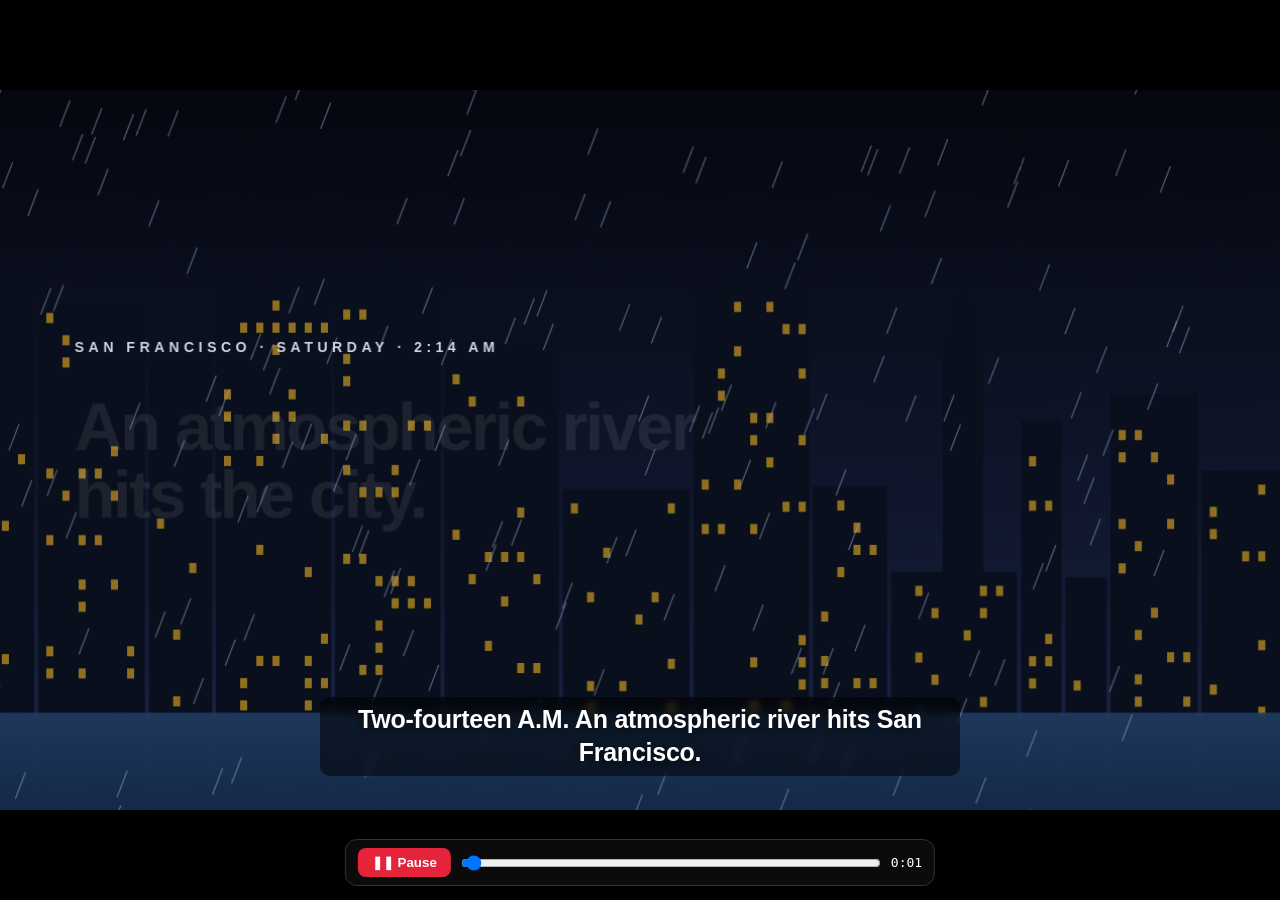
<file: video/demo.html>
<!doctype html>
<html lang="en">
<head>
<meta charset="utf-8">
<meta name="viewport" content="width=device-width,initial-scale=1">
<title>ReliefSync — Demo Film</title>
<style>
:root{--ink:#0b1220;--red:#e5243b;--orange:#ff6b3d;--amber:#f59e0b;--green:#16a34a;--blue:#2563eb;--sky:#0ea5e9;--violet:#7c3aed;--cyan:#0891b2;--muted:#94a3b8}
*{box-sizing:border-box;margin:0;padding:0}
html,body{height:100%;background:#000;color:#fff;font-family:"Inter","SF Pro Display",-apple-system,"Segoe UI",Roboto,Helvetica,Arial,sans-serif;overflow:hidden}
#wrap{position:fixed;inset:0;display:grid;place-items:center;background:#000}
#stage{position:relative;width:1280px;height:720px;overflow:hidden;background:#05070d;transform-origin:center}
.scene{position:absolute;inset:0;opacity:0;will-change:opacity,transform}
.abs{position:absolute}
.cap{position:absolute;left:50%;bottom:34px;transform:translateX(-50%);max-width:1000px;text-align:center;font-size:25px;font-weight:600;line-height:1.35;letter-spacing:-.01em;text-shadow:0 2px 12px #000c;opacity:0;padding:6px 16px;border-radius:10px;background:#0008;backdrop-filter:blur(4px)}
.kicker{font-size:14px;letter-spacing:.32em;text-transform:uppercase;color:#cbd5e1;font-weight:700}
.big{font-weight:900;letter-spacing:-.035em;line-height:1.02}
.mono{font-family:"JetBrains Mono","SF Mono",Menlo,Consolas,monospace}
.phone{position:absolute;width:300px;height:620px;border-radius:44px;background:#0b0f19;border:10px solid #1f2533;box-shadow:0 40px 80px #000a,0 0 0 1.5px #3a4256 inset;overflow:hidden}
.phone .scr{position:absolute;inset:0;border-radius:34px;overflow:hidden;background:#f5f6fa;color:var(--ink)}
.notch{position:absolute;left:50%;top:8px;transform:translateX(-50%);width:96px;height:26px;border-radius:14px;background:#000;z-index:9}
.chip{display:inline-flex;align-items:center;gap:6px;font-size:12px;font-weight:700;padding:4px 9px;border-radius:999px}
.trace{position:absolute;left:600px;top:118px;width:620px}
.tr{display:flex;gap:12px;align-items:flex-start;margin-bottom:11px;opacity:0;transform:translateY(8px)}
.tr .k{font-size:11px;font-weight:800;padding:3px 8px;border-radius:6px;min-width:84px;text-align:center;font-family:"JetBrains Mono",Menlo,monospace}
.tr .n{font-weight:800;font-size:15px;font-family:"JetBrains Mono",Menlo,monospace}
.tr .d{font-size:14px;color:#cbd5e1;margin-top:2px;line-height:1.35}
.card{background:#0f172a;border:1px solid #1e293b;border-radius:18px}
.uniq{position:absolute;width:280px;height:250px;padding:24px;border-radius:22px;background:linear-gradient(160deg,#111827,#0b1220);border:1px solid #233047;opacity:0}
.uniq .ic{width:52px;height:52px;border-radius:14px;display:grid;place-items:center;font-size:26px;margin-bottom:16px}
.uniq h3{font-size:22px;font-weight:850;letter-spacing:-.02em;margin-bottom:8px}
.uniq p{font-size:14.5px;color:#a5b4c8;line-height:1.45}
#ui{position:fixed;left:50%;bottom:14px;transform:translateX(-50%);display:flex;gap:10px;align-items:center;background:#111a;border:1px solid #333;padding:8px 12px;border-radius:12px;font:13px Inter,sans-serif;z-index:10;transition:opacity .4s}
#ui button{background:#e5243b;color:#fff;border:0;border-radius:8px;padding:7px 14px;font-weight:700;cursor:pointer}
#ui input{width:420px}
body.rec #ui{display:none}
body.idle #ui{opacity:0}
</style>
</head>
<body>
<div id="wrap"><div id="stage">

<!-- ============ S1: Cold open — storm over the city ============ -->
<div class="scene" id="s1">
  <svg class="abs" width="1280" height="720" viewBox="0 0 1280 720">
    <defs>
      <linearGradient id="sky1" x1="0" y1="0" x2="0" y2="1"><stop offset="0" stop-color="#05070f"/><stop offset=".7" stop-color="#121a33"/><stop offset="1" stop-color="#1c2747"/></linearGradient>
      <linearGradient id="water1" x1="0" y1="0" x2="0" y2="1"><stop offset="0" stop-color="#1e3a5f" stop-opacity=".95"/><stop offset="1" stop-color="#0b1730"/></linearGradient>
    </defs>
    <rect width="1280" height="720" fill="url(#sky1)"/>
    <rect id="flash" width="1280" height="720" fill="#c7d2fe" opacity="0"/>
    <g id="skyline" fill="#0a0f1d"></g>
    <g id="windows1"></g>
    <rect id="water1r" x="0" y="640" width="1280" height="200" fill="url(#water1)"/>
    <g id="rain1" stroke="#9fb4d8" stroke-opacity=".45" stroke-width="1.3"></g>
  </svg>
  <div class="abs" style="left:80px;top:250px">
    <div class="kicker" id="s1k" style="opacity:0">San Francisco · Saturday · 2:14 AM</div>
    <div class="big" id="s1t" style="font-size:66px;margin-top:14px;opacity:0">An atmospheric river<br>hits the city.</div>
    <div id="s1s" style="font-size:20px;color:#cbd5e1;margin-top:16px;opacity:0">Storm drains overflow. Power fails across SoMa.</div>
  </div>
</div>

<!-- ============ S2: Rosa's apartment ============ -->
<div class="scene" id="s2">
  <svg class="abs" width="1280" height="720" viewBox="0 0 1280 720" id="room"></svg>
  <div class="phone" id="p911" style="left:880px;top:60px;transform:scale(.82);transform-origin:top left">
    <div class="notch"></div>
    <div class="scr" style="background:#111;color:#fff;display:flex;flex-direction:column;align-items:center;padding-top:110px">
      <div style="font-size:15px;color:#9ca3af">calling</div>
      <div style="font-size:44px;font-weight:300;margin-top:6px">911</div>
      <div id="busy" style="margin-top:30px;font-size:16px;color:#fca5a5;font-weight:700;opacity:0;text-align:center;padding:0 20px">All lines are busy.<br><span style="color:#9ca3af;font-weight:500">Est. wait: 47 min</span></div>
      <div style="position:absolute;bottom:70px;width:64px;height:64px;border-radius:50%;background:#dc2626;display:grid;place-items:center;font-size:26px">✆</div>
    </div>
  </div>
</div>

<!-- ============ S3: The problem — help is close, but disconnected ============ -->
<div class="scene" id="s3">
  <svg class="abs" width="1280" height="720" viewBox="0 0 1280 720" id="map3"></svg>
  <div class="abs" style="left:70px;top:70px;width:520px">
    <div class="kicker" id="s3k" style="opacity:0;color:#fca5a5">The problem</div>
    <div class="big" id="s3t" style="font-size:52px;margin-top:12px;opacity:0">Help is <span style="color:#4ade80">0.5 miles</span> away.<br>Nobody connects it.</div>
    <div id="s3s" style="font-size:18px;color:#cbd5e1;margin-top:18px;line-height:1.5;opacity:0">In a disaster, 911 is overwhelmed. Neighbors with trucks, shelters with generators and people in danger sit on the same map with no dispatcher between them.</div>
  </div>
</div>

<!-- ============ S4: SOS ============ -->
<div class="scene" id="s4">
  <div class="abs" style="inset:0;background:radial-gradient(900px 600px at 30% 50%,#3a0610,#05070d)"></div>
  <div class="phone" id="p4" style="left:150px;top:50px">
    <div class="notch"></div>
    <div class="scr">
      <div id="p4map" style="position:absolute;inset:0"></div>
      <div style="position:absolute;left:12px;top:44px;background:#fff;border-radius:18px;padding:7px 12px;box-shadow:0 4px 14px #0002;display:flex;gap:8px;align-items:center">
        <div style="width:22px;height:22px;border-radius:7px;background:linear-gradient(135deg,#e5243b,#ff6b3d);display:grid;place-items:center"><div style="width:8px;height:8px;border-radius:50%;background:#fff"></div></div>
        <div><div style="font-weight:900;font-size:13px">Relief<span style="color:#e5243b">Sync</span></div><div style="font-size:9px;color:#5b6475">● Live · 5 responders ready</div></div>
      </div>
      <div style="position:absolute;left:0;right:0;bottom:0;height:290px;background:#fff;border-radius:24px 24px 0 0;box-shadow:0 -8px 24px #0002;padding:18px">
        <div style="width:36px;height:4px;border-radius:2px;background:#d5d9e3;margin:-6px auto 14px"></div>
        <div style="font-size:21px;font-weight:850;letter-spacing:-.02em">Need help?</div>
        <div style="font-size:11.5px;color:#5b6475;margin-top:4px;width:150px;line-height:1.4">Tap SOS and say what's happening and where.</div>
        <div id="sosbtn" style="position:absolute;right:22px;top:40px;width:96px;height:96px;border-radius:50%;background:radial-gradient(circle at 35% 30%,#ff6b7a,#e5243b 60%,#b0102a);display:grid;place-items:center;color:#fff;font-weight:900;letter-spacing:.12em;box-shadow:0 12px 30px #e5243b66">SOS</div>
        <div style="position:absolute;left:18px;right:18px;bottom:22px;display:flex;gap:6px;flex-wrap:wrap">
          <span class="chip" style="border:1px solid #d5d9e3">🫁 Oxygen / power</span><span class="chip" style="border:1px solid #d5d9e3">🌊 Trapped by water</span>
        </div>
      </div>
      <!-- recording overlay -->
      <div id="recov" style="position:absolute;inset:0;background:linear-gradient(#3a0610,#7a0e1f,#b3132b);opacity:0;color:#fff;padding:52px 22px">
        <div style="display:flex;justify-content:space-between;font-size:12px;font-weight:700"><span>● Listening</span><span class="mono" id="rect">0:00 / 0:30</span></div>
        <svg id="orb" width="256" height="210" viewBox="0 0 256 210" style="margin:22px 0 0 0"></svg>
        <div id="transcript" style="font-size:16.5px;line-height:1.45;font-weight:600;min-height:150px;text-align:center"></div>
      </div>
    </div>
  </div>
  <div class="abs" style="left:560px;top:180px;width:620px">
    <div class="kicker" id="s4k" style="opacity:0;color:#fda4af">One tap. One sentence.</div>
    <div class="big" id="s4t" style="font-size:56px;margin-top:12px;opacity:0">Rosa doesn't wait<br>on hold.</div>
    <div id="s4s" style="font-size:19px;color:#e2e8f0;margin-top:18px;line-height:1.5;opacity:0">She opens ReliefSync and just talks. Speech is transcribed on-device, so it works even when the network is failing. No data? It queues offline or goes out as a plain SMS.</div>
  </div>
</div>

<!-- ============ S5: Agent Operations Room ============ -->
<div class="scene" id="s5">
  <div class="abs" style="inset:0;background:radial-gradient(1000px 600px at 70% 30%,#13204a,#05070d)"></div>
  <div class="abs" style="left:60px;top:44px"><div class="kicker" style="color:#93c5fd">Agent Operations Room · live</div></div>
  <div class="abs mono" id="clock5" style="right:60px;top:38px;font-size:30px;font-weight:800;color:#4ade80">0.0s</div>
  <svg class="abs" id="map5" width="520" height="540" viewBox="0 0 520 540" style="left:50px;top:110px;border-radius:22px;overflow:hidden"></svg>
  <div class="abs" style="left:600px;top:100px;width:640px;height:470px;overflow:hidden"><div class="trace" id="trace5" style="left:0;top:0"></div></div>
</div>

<!-- ============ S6: Maya gets the call ============ -->
<div class="scene" id="s6">
  <svg class="abs" width="1280" height="720" viewBox="0 0 1280 720" id="maya"></svg>
  <div class="phone" id="p6" style="left:860px;top:50px;transform:rotate(0deg)">
    <div class="notch"></div>
    <div class="scr" style="padding:52px 16px 16px;background:#f5f6fa">
      <div style="font-size:11px;font-weight:800;letter-spacing:.12em;color:#5b6475">RESPOND</div>
      <div style="margin-top:10px;background:#fff;border:2px solid #e5243b;border-radius:20px;padding:16px">
        <div style="display:flex;justify-content:space-between;align-items:center">
          <span class="chip" style="background:#e5243b1f;color:#e5243b">INCOMING DISPATCH</span>
          <svg width="46" height="46" viewBox="0 0 46 46"><circle cx="23" cy="23" r="19" fill="none" stroke="#e6e8ef" stroke-width="4"/><circle id="ring6" cx="23" cy="23" r="19" fill="none" stroke="#e5243b" stroke-width="4" stroke-linecap="round" stroke-dasharray="119.4" transform="rotate(-90 23 23)"/><text id="secs6" x="23" y="28" text-anchor="middle" font-size="13" font-weight="900" fill="#0b1220">180</text></svg>
        </div>
        <div style="font-size:19px;font-weight:850;margin-top:8px;letter-spacing:-.02em">Someone nearby needs you</div>
        <div style="font-size:12.5px;color:#5b6475;margin-top:8px;line-height:1.45"><b style="color:#e5243b">P0 emergency</b> · 0.5 mi away at 12th St near St. Jude's. Oxygen concentrator losing power. <b>Pick up Portable Power Station</b> at Eastside Community Center.</div>
        <div style="display:flex;gap:8px;margin-top:14px">
          <div style="flex:1;border:1px solid #d5d9e3;border-radius:12px;text-align:center;padding:12px;font-weight:700">Pass</div>
          <div id="acc6" style="flex:1.6;background:#16a34a;color:#fff;border-radius:12px;text-align:center;padding:12px;font-weight:850">Accept &amp; go</div>
        </div>
      </div>
      <div id="mission6" style="margin-top:12px;background:#0b1220;color:#fff;border-radius:20px;padding:16px;opacity:0">
        <div style="font-size:10px;letter-spacing:.14em;color:#98a1b3;font-weight:800">ACTIVE MISSION</div>
        <div style="display:flex;justify-content:space-between;align-items:end"><div style="font-size:16px;font-weight:850">12th St near St. Jude's</div><div style="font-size:30px;font-weight:900">8<span style="font-size:11px;color:#98a1b3"> min</span></div></div>
        <div style="font-size:12px;margin-top:8px;line-height:1.7;color:#e2e8f0">① Pick up Power Station 500Wh<br>② Deliver to caller · POWER P0<br><span style="color:#fbbf24">⚠ Market St flooded, route avoids it</span></div>
      </div>
    </div>
  </div>
  <div class="abs" style="left:70px;top:110px;width:600px">
    <div class="kicker" id="s6k" style="opacity:0;color:#86efac">Maya Chen · volunteer · 0.5 mi away</div>
    <div class="big" id="s6t" style="font-size:54px;margin-top:12px;opacity:0">The right neighbor.<br>The right supplies.</div>
    <div id="s6s" style="font-size:18.5px;color:#e2e8f0;margin-top:16px;line-height:1.5;opacity:0">Maya has a 4×4 and a CPR certificate. ReliefSync knows she's the fastest by road, and that the closest power station is on her way.</div>
  </div>
</div>

<!-- ============ S7: Live tracking ============ -->
<div class="scene" id="s7">
  <svg class="abs" id="map7" width="1280" height="720" viewBox="0 0 1280 720"></svg>
  <div class="phone" id="p7" style="left:930px;top:60px;transform:scale(.88);transform-origin:top left">
    <div class="notch"></div>
    <div class="scr" style="background:#e9e5dc">
      <svg id="p7map" width="280" height="600" viewBox="0 0 280 600" style="position:absolute;inset:0"></svg>
      <div style="position:absolute;left:10px;right:10px;bottom:12px;border-radius:22px;padding:16px;color:#fff;background:linear-gradient(135deg,#1d4ed8,#2563eb,#0ea5e9);box-shadow:0 10px 30px #1d4ed855">
        <div style="display:flex;justify-content:space-between">
          <div><span class="chip" style="background:#ffffff26;color:#ffd1d6">P0</span> <span style="font-size:11px;opacity:.85">Power</span>
            <div style="font-size:19px;font-weight:850;margin-top:4px;letter-spacing:-.02em">Help is on the way</div>
            <div style="font-size:11px;opacity:.85">Maya is driving a flood-safe route</div></div>
          <div style="text-align:center"><div id="eta7" style="font-size:42px;font-weight:900;line-height:1">8</div><div style="font-size:10px;font-weight:800;opacity:.85">min</div></div>
        </div>
        <div style="display:flex;gap:5px;margin-top:12px"><i style="flex:1;height:4px;border-radius:2px;background:#fff"></i><i style="flex:1;height:4px;border-radius:2px;background:#fff"></i><i style="flex:1;height:4px;border-radius:2px;background:#ffffff40;overflow:hidden"><b id="prog7" style="display:block;height:100%;width:0;background:#fff"></b></i><i style="flex:1;height:4px;border-radius:2px;background:#ffffff40"></i></div>
        <div style="display:flex;gap:10px;align-items:center;margin-top:12px;background:#ffffff26;border-radius:14px;padding:8px">
          <div style="width:34px;height:34px;border-radius:50%;background:#fff;color:#2563eb;display:grid;place-items:center;font-weight:900;font-size:13px">MC</div>
          <div style="flex:1;font-size:11px"><b style="font-size:13px">Maya Chen</b><br><span style="opacity:.85">4×4 truck · bringing power</span></div>
          <div style="text-align:right;font-size:9px;opacity:.8">CODE<br><b class="mono" style="font-size:13px;opacity:1">RS-4821</b></div>
        </div>
      </div>
    </div>
  </div>
  <div class="abs card" id="stat7" style="left:40px;top:40px;padding:16px 20px;background:#0b1220ee;opacity:0">
    <div class="kicker" style="font-size:11px;color:#93c5fd">Optimized on real roads</div>
    <div style="display:flex;gap:26px;margin-top:8px;align-items:end">
      <div><div style="font-size:12px;color:#94a3b8">nearest-by-air plan</div><div style="font-size:28px;font-weight:900;color:#64748b;text-decoration:line-through">2.8 mi</div></div>
      <div><div style="font-size:12px;color:#94a3b8">ReliefSync plan</div><div style="font-size:28px;font-weight:900;color:#4ade80">1.4 mi</div></div>
      <div><div style="font-size:12px;color:#94a3b8">flood zones crossed</div><div style="font-size:28px;font-weight:900;color:#fff">0</div></div>
    </div>
  </div>
</div>

<!-- ============ S8: Arrival ============ -->
<div class="scene" id="s8">
  <svg class="abs" width="1280" height="720" viewBox="0 0 1280 720" id="arrive"></svg>
  <div class="abs" style="left:760px;top:150px;width:470px">
    <div class="kicker" id="s8k" style="opacity:0;color:#86efac">2:23 AM · 9 minutes after the SOS</div>
    <div class="big" id="s8t" style="font-size:54px;margin-top:12px;opacity:0">Power restored.<br>Code verified.</div>
    <div id="s8s" style="font-size:18.5px;color:#e2e8f0;margin-top:16px;line-height:1.5;opacity:0">Rosa's mother is breathing easy. The moment the delivery is confirmed, her address and medical details are erased from ReliefSync.</div>
  </div>
</div>

<!-- ============ S9: Why it's unique ============ -->
<div class="scene" id="s9">
  <div class="abs" style="inset:0;background:radial-gradient(1100px 600px at 50% 0%,#1a1030,#05070d)"></div>
  <div class="abs" style="left:0;right:0;top:56px;text-align:center">
    <div class="kicker" style="color:#c4b5fd">Why ReliefSync is different</div>
    <div class="big" style="font-size:46px;margin-top:10px">Not a bulletin board. An autonomous dispatcher.</div>
  </div>
  <div class="uniq" id="u1" style="left:40px;top:220px"><div class="ic" style="background:#7c3aed33">🧠</div><h3>Agents you can watch</h3><p>Every thought, tool call and action streams live. Judges, coordinators and responders see exactly why each decision was made.</p></div>
  <div class="uniq" id="u2" style="left:340px;top:220px"><div class="ic" style="background:#2563eb33">🧭</div><h3>Joint road optimization</h3><p>Volunteer and pickup are chosen together by real road time, routed around hazards. 51% shorter trips in our demo.</p></div>
  <div class="uniq" id="u3" style="left:640px;top:220px"><div class="ic" style="background:#f59e0b33">📶</div><h3>Built for broken networks</h3><p>On-device speech, an offline queue that auto-syncs, and SMS commands (HELP, STATUS, YES) when data is down.</p></div>
  <div class="uniq" id="u4" style="left:940px;top:220px"><div class="ic" style="background:#16a34a33">🔒</div><h3>Safe by design</h3><p>Prompt-injection guardrails on every message. Personal data erased once an incident is resolved. Escalates to 911 if no one accepts.</p></div>
  <div class="abs" id="stats9" style="left:0;right:0;top:520px;display:flex;justify-content:center;gap:70px;opacity:0">
    <div style="text-align:center"><div class="big" style="font-size:48px;color:#4ade80">~6s</div><div style="color:#94a3b8;font-size:14px">SOS → volunteer alert</div></div>
    <div style="text-align:center"><div class="big" style="font-size:48px;color:#60a5fa">0</div><div style="color:#94a3b8;font-size:14px">human dispatchers</div></div>
    <div style="text-align:center"><div class="big" style="font-size:48px;color:#fbbf24">2</div><div style="color:#94a3b8;font-size:14px">apps: Android + web ops room</div></div>
  </div>
</div>

<!-- ============ S10: End card ============ -->
<div class="scene" id="s10">
  <div class="abs" style="inset:0;background:radial-gradient(800px 500px at 50% 45%,#2a0710,#05070d)"></div>
  <div class="abs" style="left:0;right:0;top:220px;text-align:center">
    <div id="logo10" style="display:inline-flex;align-items:center;gap:18px">
      <div style="width:86px;height:86px;border-radius:24px;background:conic-gradient(from 210deg,#e5243b,#ff6b3d,#f59e0b,#e5243b);display:grid;place-items:center;box-shadow:0 0 60px #e5243b66"><div style="width:30px;height:30px;border-radius:50%;background:#fff;box-shadow:0 0 0 9px #ffffff33"></div></div>
      <div class="big" style="font-size:84px">Relief<span style="color:#e5243b">Sync</span></div>
    </div>
    <div id="tag10" style="font-size:28px;color:#e2e8f0;margin-top:26px;font-weight:600;opacity:0">Every call for help: understood, matched, answered. In seconds.</div>
    <div id="url10" class="mono" style="font-size:16px;color:#94a3b8;margin-top:22px;opacity:0">github.com/spark-forge-labs/reliefsync</div>
  </div>
</div>

<div class="cap" id="cap"></div>
</div></div>

<audio id="music" src="reliefsync-soundtrack.m4a" preload="auto"></audio>
<div id="ui"><button id="play">▶ Play</button><input id="scrub" type="range" min="0" max="90" step="0.05" value="0"><span id="tc" class="mono">0:00</span></div>

<script>
/* =====================================================================
   ReliefSync — 2:00 demo film. Fully time-driven: render(t) draws any
   moment deterministically (used for both live playback and MP4 export).
   ===================================================================== */
const D = 90;          // output runtime (s)
const SRC_D = 120;     // authored timeline (s)
// piecewise time-remap: output time -> authored time (tighter pacing per scene)
const KNOTS = [[0,0],[6,8],[15,20],[22,30],[30,40],[50,68],[59,80],[74,100],[81,110],[86.5,116],[90,120]];
function remap(T){ for(let i=1;i<KNOTS.length;i++){ const [a,sa]=KNOTS[i-1],[b,sb]=KNOTS[i]; if(T<=b) return sa+(sb-sa)*(T-a)/(b-a); } return SRC_D; }
const $ = (id) => document.getElementById(id);
const clamp = (x, a = 0, b = 1) => Math.max(a, Math.min(b, x));
const ease = (x) => { x = clamp(x); return x < .5 ? 4 * x * x * x : 1 - Math.pow(-2 * x + 2, 3) / 2; };
const eo = (x) => 1 - Math.pow(1 - clamp(x), 3);
const span = (t, a, b) => clamp((t - a) / (b - a));
const NS = "http://www.w3.org/2000/svg";
function svg(parent, tag, attrs = {}, html) { const e = document.createElementNS(NS, tag); for (const k in attrs) e.setAttribute(k, attrs[k]); if (html != null) e.innerHTML = html; parent.appendChild(e); return e; }
function prng(seed) { let s = seed; return () => (s = (s * 16807) % 2147483647) / 2147483647; }

/* ---------- scenes timeline ---------- */
const SC = [
  ["s1", 0, 8.4], ["s2", 8, 20.4], ["s3", 20, 30.4], ["s4", 30, 40.4], ["s5", 40, 68.4],
  ["s6", 68, 80.4], ["s7", 80, 100.4], ["s8", 100, 110.4], ["s9", 110, 116.4], ["s10", 116, 120],
];
const CAPS_OUT = [[0.6, 5.295999999999999, "Two-fourteen A.M. An atmospheric river hits San Francisco."], [6.4, 14.018666666666666, "Rosa's mother depends on an oxygen concentrator. The battery is at ten percent. And nine-one-one... is busy."], [15.0, 22.4, "In a disaster, help is often just blocks away. A neighbor with a truck. A shelter with generators. Nothing connects them."], [22.5, 26.8, "So Rosa doesn't wait on hold. She opens ReliefSync, and just talks."], [26.9, 30.1, "“Water is coming into our living room on 12th Street near St. Jude's church! My mother's oxygen is at 10%!”"], [30.25, 35.3, "Instantly, a team of AI agents goes to work, and shows its reasoning, live."], [35.6, 40.6, "It understands the emergency, rates it life-threatening, and pinpoints her address."], [41.2, 48.797333333333334, "It finds a power station nearby, then picks the best volunteer and pickup together, on real roads, around the flood."], [50.3, 55.8, "Six seconds after the SOS, Maya's phone buzzes. No dispatcher. One tap."], [56.4, 58.088, "She's on her way."], [59.6, 67.4, "Everyone sees the same live picture. The pickup. The detour. The E.T.A. Half the distance of the obvious route."], [67.9, 73.8, "And if Maya couldn't go, ReliefSync would ask the next neighbor, then call nine-one-one itself."], [74.6, 79.87199999999999, "Nine minutes later, power is restored. And Rosa's personal data? Erased."], [81.2, 86.13066666666667, "ReliefSync. Autonomous. Transparent. Built for broken networks."], [86.8, 89.6, "Every call for help, answered in seconds."]];
const CAPS_SRC_UNUSED = [
  [1.5, 7.5, ""],
  [9, 13.5, "Rosa's mother depends on an oxygen concentrator. The battery is at 10%."],
  [14, 19.5, "Rosa calls 911. Every line is busy."],
  [20.5, 29.5, ""],
  [30.5, 34, ""],
  [34, 39.8, "“Water is coming into our living room on 12th Street near St. Jude's church! My mother's oxygen concentrator battery is down to 10%!”"],
  [40.5, 46, "Instantly, a team of AI agents goes to work, and shows its reasoning live."],
  [46, 54, "It extracts the need, rates it P0 life-threatening, and pinpoints the address."],
  [54, 61, "It finds power stations in community inventory, then optimizes volunteer + pickup together on real roads."],
  [61, 67.8, "Market St is flooded. The route avoids it. A volunteer is texted in 6 seconds. No dispatcher."],
  [68.5, 79.8, "Maya accepts with one tap. If she couldn't, ReliefSync would try the next volunteer, then 911."],
  [80.5, 89, "Everyone sees the same live picture: the pickup, the detour, the ETA."],
  [89, 99.8, "Rosa watches help arrive in real time, with a code to verify the right person is at her door."],
  [100.5, 109.8, ""],
  [110.3, 116, ""],
  [116.5, 120, ""],
];

/* ---------- reusable art ---------- */
function person(o) {
  // flat illustrated person, origin = feet center. o: {x,y,s,skin,hair,shirt,pants,hairStyle,face}
  const s = o.s || 1, g = `<g transform="translate(${o.x},${o.y}) scale(${s})">`;
  const hair = o.hairStyle === "bun"
    ? `<circle cx="0" cy="-208" r="17" fill="${o.hair}"/><path d="M-27,-170 Q-30,-205 0,-205 Q30,-205 27,-170 Q20,-188 0,-190 Q-20,-188 -27,-170Z" fill="${o.hair}"/>`
    : o.hairStyle === "long"
      ? `<path d="M-28,-170 Q-30,-208 0,-208 Q30,-208 28,-170 Q22,-192 0,-194 Q-22,-192 -28,-170Z" fill="${o.hair}"/>`
      : o.hairStyle === "grey"
        ? `<path d="M-28,-168 Q-30,-204 0,-204 Q30,-204 28,-168 Q26,-186 0,-188 Q-26,-186 -28,-168Z" fill="${o.hair}"/><path d="M-28,-168 Q-34,-150 -26,-140" stroke="${o.hair}" stroke-width="8" fill="none"/>`
        : `<path d="M-28,-168 Q-28,-206 0,-206 Q28,-206 28,-168 Q24,-190 0,-192 Q-24,-190 -28,-168Z" fill="${o.hair}"/>`;
  const back = o.hairStyle === "long" ? `<path d="M-32,-170 Q-36,-212 0,-212 Q36,-212 32,-170 L36,-112 Q0,-104 -36,-112Z" fill="${o.hair}"/>` : "";
  return `${g}
    <ellipse cx="0" cy="2" rx="46" ry="8" fill="#000" opacity=".25"/>${back}
    <rect x="-24" y="-92" width="20" height="92" rx="9" fill="${o.pants}"/><rect x="4" y="-92" width="20" height="92" rx="9" fill="${o.pants}"/>
    <path d="M-36,-90 Q-40,-150 -26,-152 L26,-152 Q40,-150 36,-90Z" fill="${o.shirt}"/>
    <rect x="-8" y="-162" width="16" height="14" rx="5" fill="${o.skin}"/>
    <ellipse cx="0" cy="-178" rx="26" ry="28" fill="${o.skin}"/>
    ${hair}
    <circle cx="-9" cy="-178" r="2.6" fill="#1f2937"/><circle cx="9" cy="-178" r="2.6" fill="#1f2937"/>
    <path d="${o.face === "worried" ? "M-8,-160 Q0,-166 8,-160" : "M-8,-163 Q0,-157 8,-163"}" stroke="#7c2d12" stroke-width="2.4" fill="none" stroke-linecap="round"/>
    ${o.face === "worried" ? '<path d="M-15,-190 L-4,-187 M15,-190 L4,-187" stroke="#1f2937" stroke-width="2.2" stroke-linecap="round"/>' : ""}
  </g>`;
}

/* ---------- S1 build ---------- */
(function () {
  const r = prng(7), sk = $("skyline"), w = $("windows1");
  let x = 0;
  while (x < 1280) {
    const bw = 40 + r() * 90, bh = 140 + r() * 330;
    svg(sk, "rect", { x, y: 640 - bh, width: bw, height: bh + 80 });
    for (let yy = 640 - bh + 14; yy < 620; yy += 22) for (let xx = x + 8; xx < x + bw - 10; xx += 16)
      if (r() < 0.18) svg(w, "rect", { x: xx, y: yy, width: 7, height: 10, fill: "#fbbf24", opacity: .55, class: "win" });
    x += bw + 4;
  }
  svg(sk, "path", { d: "M940,640 L940,250 L960,180 L980,250 L980,640Z" }); // tower
  const rain = $("rain1"), rr = prng(3);
  for (let i = 0; i < 220; i++) { const lx = rr() * 1400 - 60, ly = rr() * 760; svg(rain, "line", { x1: lx, y1: ly, x2: lx - 10, y2: ly + 26, "data-o": rr() }); }
})();

/* ---------- S2: apartment ---------- */
(function () {
  const g = $("room");
  g.innerHTML = `
  <defs><linearGradient id="wall" x1="0" y1="0" x2="0" y2="1"><stop offset="0" stop-color="#1b2236"/><stop offset="1" stop-color="#121829"/></linearGradient>
  <linearGradient id="wat2" x1="0" y1="0" x2="0" y2="1"><stop offset="0" stop-color="#3b82f6" stop-opacity=".55"/><stop offset="1" stop-color="#1e3a8a" stop-opacity=".85"/></linearGradient>
  <radialGradient id="lamp" cx=".5" cy=".5" r=".5"><stop offset="0" stop-color="#fbbf24" stop-opacity=".35"/><stop offset="1" stop-color="#fbbf24" stop-opacity="0"/></radialGradient></defs>
  <rect width="1280" height="720" fill="url(#wall)"/>
  <rect x="80" y="80" width="300" height="220" rx="6" fill="#0b1020" stroke="#2b3550" stroke-width="10"/>
  <g id="rain2" stroke="#93c5fd" stroke-opacity=".35"></g>
  <circle cx="620" cy="250" r="260" fill="url(#lamp)" id="lampglow"/>
  <rect x="0" y="560" width="1280" height="160" fill="#2a2018"/>
  <!-- couch -->
  <rect x="170" y="420" width="420" height="120" rx="26" fill="#6b4f3a"/><rect x="150" y="440" width="60" height="110" rx="20" fill="#5c4331"/><rect x="550" y="440" width="60" height="110" rx="20" fill="#5c4331"/>
  <rect x="190" y="370" width="380" height="80" rx="24" fill="#7a5c45"/>
  <!-- oxygen concentrator -->
  <g transform="translate(640,420)">
    <rect width="96" height="140" rx="14" fill="#e5e7eb"/><rect x="12" y="14" width="72" height="34" rx="6" fill="#0b1220"/>
    <text id="batt" x="48" y="38" text-anchor="middle" font-size="18" font-weight="800" fill="#ef4444" font-family="Menlo,monospace">10%</text>
    <circle cx="48" cy="80" r="14" fill="#cbd5e1"/><path d="M48,140 Q70,150 60,170" stroke="#94a3b8" stroke-width="4" fill="none"/>
    <path id="tube" d="M20,30 Q-60,-20 -170,-70" stroke="#bfdbfe" stroke-width="4" fill="none"/>
  </g>
  ${person({ x: 400, y: 520, s: .95, skin: "#d6a37c", hair: "#d1d5db", shirt: "#8b5cf6", pants: "#334155", hairStyle: "grey", face: "worried" })}
  <g id="rosa">${person({ x: 760, y: 600, s: 1.15, skin: "#c68a5e", hair: "#1c1917", shirt: "#dc2626", pants: "#1e293b", hairStyle: "long", face: "worried" })}</g>
  <rect id="wat2r" x="0" y="720" width="1280" height="200" fill="url(#wat2)"/>
  <text x="80" y="330" fill="#64748b" font-size="13" font-weight="700" letter-spacing="3">APT 3B · 12TH ST</text>`;
  const rg = $("rain2"), r = prng(11);
  for (let i = 0; i < 60; i++) { const x = 90 + r() * 280, y = 90 + r() * 200; svg(rg, "line", { x1: x, y1: y, x2: x - 4, y2: y + 14, "data-o": r() }); }
})();

/* ---------- City map (stylised SoMa / Civic Center, used by S3, S5, S7) ---------- */
// map space 1280x720. Market St diagonal; grid streets.
const CITY = {
  streetsH: [140, 230, 320, 410, 500, 590],   // y
  streetsV: [180, 300, 420, 540, 660, 780, 900, 1020],
  market: [[60, 660], [1240, 60]],
  floodA: [[640, 360], [905, 225]],          // segment of Market that is flooded
  places: {
    rosa: [560, 520], maya: [420, 230], shelterFar: [960, 140], community: [300, 320],
    priya: [900, 300], diego: [780, 590], sam: [180, 500], lena: [180, 140],
  },
};
function marketY(x) { const [[x1, y1], [x2, y2]] = CITY.market; return y1 + (y2 - y1) * (x - x1) / (x2 - x1); }
function drawCity(root, opt = {}) {
  const sc = opt.scale || 1, ox = opt.ox || 0, oy = opt.oy || 0;
  const g = svg(root, "g", { transform: `translate(${ox},${oy}) scale(${sc})` });
  svg(g, "rect", { x: -400, y: -400, width: 2200, height: 1600, fill: opt.dark ? "#0d1424" : "#ece7df" });
  const block = opt.dark ? "#141d31" : "#f7f4ee", road = opt.dark ? "#26324d" : "#ffffff", edge = opt.dark ? "#0d1424" : "#ddd6ca";
  // blocks
  for (let i = -1; i < CITY.streetsV.length; i++) for (let j = -1; j < CITY.streetsH.length; j++) {
    const x0 = i < 0 ? -400 : CITY.streetsV[i], x1 = i + 1 < CITY.streetsV.length ? CITY.streetsV[i + 1] : 1700;
    const y0 = j < 0 ? -400 : CITY.streetsH[j], y1 = j + 1 < CITY.streetsH.length ? CITY.streetsH[j + 1] : 1200;
    svg(g, "rect", { x: x0 + 9, y: y0 + 9, width: x1 - x0 - 18, height: y1 - y0 - 18, rx: 6, fill: block });
  }
  // parks
  svg(g, "rect", { x: 309, y: 149, width: 102, height: 72, rx: 6, fill: opt.dark ? "#13301f" : "#cfe8c6" });
  svg(g, "rect", { x: 789, y: 419, width: 102, height: 72, rx: 6, fill: opt.dark ? "#13301f" : "#cfe8c6" });
  // roads
  CITY.streetsH.forEach((y) => { svg(g, "line", { x1: -400, y1: y, x2: 1700, y2: y, stroke: edge, "stroke-width": 20 }); svg(g, "line", { x1: -400, y1: y, x2: 1700, y2: y, stroke: road, "stroke-width": 15 }); });
  CITY.streetsV.forEach((x) => { svg(g, "line", { x1: x, y1: -400, x2: x, y2: 1200, stroke: edge, "stroke-width": 20 }); svg(g, "line", { x1: x, y1: -400, x2: x, y2: 1200, stroke: road, "stroke-width": 15 }); });
  const [[a, b], [c, d]] = CITY.market;
  svg(g, "line", { x1: a, y1: b, x2: c, y2: d, stroke: edge, "stroke-width": 34 });
  svg(g, "line", { x1: a, y1: b, x2: c, y2: d, stroke: opt.dark ? "#3b4a6b" : "#fde68a", "stroke-width": 28 });
  // labels
  const lab = (x, y, t, rot = 0) => svg(g, "text", { x, y, fill: opt.dark ? "#64748b" : "#8a8172", "font-size": 13, "font-weight": 700, "letter-spacing": 1.5, transform: `rotate(${rot} ${x} ${y})`, "text-anchor": "middle", "font-family": "Inter,Arial" }, t);
  lab(1060, 165, "MARKET ST", -27); lab(240, 225, "TURK ST"); lab(240, 405, "MISSION ST"); lab(240, 585, "HOWARD ST");
  lab(426, 120, "VAN NESS", 90); lab(786, 120, "9TH ST", 90); lab(1026, 120, "7TH ST", 90); lab(546, 690, "12TH ST", 90);
  // flood strip
  if (opt.flood !== false) {
    const [[fx1, fy1], [fx2, fy2]] = CITY.floodA;
    const fl = svg(g, "line", { x1: fx1, y1: fy1, x2: fx2, y2: fy2, stroke: "#3b82f6", "stroke-width": 46, "stroke-linecap": "round", opacity: .55, class: "floodline" });
    svg(g, "line", { x1: fx1, y1: fy1, x2: fx2, y2: fy2, stroke: "#ef4444", "stroke-width": 50, "stroke-dasharray": "10 8", fill: "none", opacity: .9, "stroke-linecap": "round", class: "floodedge", "stroke-opacity": .0 });
    svg(g, "text", { x: (fx1 + fx2) / 2 + 20, y: (fy1 + fy2) / 2 - 34, fill: opt.dark ? "#fca5a5" : "#b91c1c", "font-size": 13, "font-weight": 800, transform: `rotate(-27 ${(fx1 + fx2) / 2 + 20} ${(fy1 + fy2) / 2 - 34})`, "text-anchor": "middle" }, "⚠ FLOODED · IMPASSABLE");
  }
  return g;
}
function pin(g, x, y, color, glyph, label, opts = {}) {
  const p = svg(g, "g", { transform: `translate(${x},${y})`, class: opts.cls || "" });
  if (opts.pulse) svg(p, "circle", { r: 14, fill: "none", stroke: color, "stroke-width": 3, class: "pulse" });
  svg(p, "path", { d: "M0,0 C-9,-14 -16,-20 -16,-30 A16,16 0 1 1 16,-30 C16,-20 9,-14 0,0Z", fill: "#fff" });
  svg(p, "circle", { cx: 0, cy: -30, r: 12, fill: color });
  svg(p, "text", { x: 0, y: -25.5, "text-anchor": "middle", "font-size": 13, "font-weight": 900, fill: "#fff" }, glyph);
  if (label) {
    const t = svg(p, "text", { x: 0, y: 18, "text-anchor": "middle", "font-size": 12.5, "font-weight": 800, fill: opts.dark ? "#e2e8f0" : "#0b1220", stroke: opts.dark ? "#0d1424" : "#fff", "stroke-width": 4, "paint-order": "stroke" }, label);
  }
  return p;
}
function truck(g, color) {
  const t = svg(g, "g", {});
  const r = svg(t, "g", { class: "rot" });
  svg(r, "circle", { r: 26, fill: color, opacity: .16 });
  svg(r, "rect", { x: -10, y: -18, width: 20, height: 36, rx: 6, fill: "#fff" });
  svg(r, "rect", { x: -8, y: -16, width: 16, height: 32, rx: 5, fill: color });
  svg(r, "rect", { x: -6, y: -11, width: 12, height: 7, rx: 2, fill: "#0b1220", opacity: .85 });
  svg(r, "rect", { x: -6, y: 0, width: 12, height: 13, rx: 2, fill: "#fff", opacity: .3 });
  svg(r, "rect", { x: -8, y: -17, width: 4, height: 2.5, rx: 1, fill: "#fde68a" }); svg(r, "rect", { x: 4, y: -17, width: 4, height: 2.5, rx: 1, fill: "#fde68a" });
  return t;
}
// Optimized route Maya -> Community Center (pickup) -> Rosa ; avoids flooded Market segment (via Van Ness/12th)
const ROUTE = [[420, 230], [300, 230], [300, 320], [300, 320], [420, 320], [420, 410], [420, 500], [540, 500], [560, 520]];
const NAIVE = [[420, 230], [960, 230], [960, 140], [960, 230], [905, 225], [640, 360], [560, 410], [560, 520]];
function pathD(pts) { return "M" + pts.map((p) => p.join(",")).join(" L"); }

/* ---------- S3 map ---------- */
(function () {
  const m = $("map3");
  const g = drawCity(m, { dark: true, flood: true });
  const P = CITY.places;
  pin(g, ...P.rosa, "#e5243b", "!", "Rosa · P0", { pulse: true, dark: true, cls: "p3rosa" });
  [["maya", "Maya · 4×4"], ["priya", "Priya · car"], ["diego", "Diego · boat"], ["sam", "Sam · bike"], ["lena", "Lena · on foot"]].forEach(([k, n]) => pin(g, ...P[k], "#22c55e", "●", n, { dark: true, cls: "p3vol" }));
  pin(g, ...P.community, "#0ea5e9", "+", "Community Ctr · generators", { dark: true, cls: "p3sup" });
  pin(g, ...P.shelterFar, "#0ea5e9", "+", "Lincoln High shelter", { dark: true, cls: "p3sup" });
  svg(m, "rect", { x: 0, y: 0, width: 640, height: 720, fill: "url(#fadeL)" });
  m.insertAdjacentHTML("afterbegin", `<defs><linearGradient id="fadeL" x1="0" x2="1"><stop offset="0" stop-color="#05070d" stop-opacity=".96"/><stop offset=".7" stop-color="#05070d" stop-opacity=".75"/><stop offset="1" stop-color="#05070d" stop-opacity="0"/></linearGradient></defs>`);
})();

/* ---------- S4 phone map + orb ---------- */
(function () {
  const holder = $("p4map");
  const s = document.createElementNS(NS, "svg"); s.setAttribute("width", 280); s.setAttribute("height", 600); s.setAttribute("viewBox", "0 0 280 600"); holder.appendChild(s);
  const g = drawCity(s, { scale: .78, ox: -300, oy: -170 });
  pin(g, ...CITY.places.rosa, "#e5243b", "!", "", { pulse: true });
})();
const SAY = "“Water is coming into our living room on 12th Street near St. Jude's church! My mother's oxygen concentrator battery is down to 10% and we have no power!”";

/* ---------- S5: trace + mini map ---------- */
const TRACE = [
  [41.0, "THOUGHT", "#a78bfa", "Ingestion", "New distress signal. Normalise to English before triage."],
  [42.6, "RESULT", "#4ade80", "AudioTranscribed", "Text verified via on-device ASR: “Water is coming into our living room…”"],
  [44.4, "TOOL_CALL", "#22d3ee", "extract_entities", "Structured extraction · guardrails: message treated as data, never instructions"],
  [46.4, "RESULT", "#4ade80", "EntityExtracted", "Need = oxygen concentrator power · Category POWER · <b style='color:#f87171'>Urgency P0 Critical</b> · conf 0.98"],
  [49.0, "RESULT", "#4ade80", "GeoResolved", "“12th St near St. Jude's” → 37.7749, −122.4194"],
  [51.6, "RESULT", "#4ade80", "SupplyLocated", "Portable Power Station 500Wh · Eastside Community Center · 0.46 mi"],
  [54.4, "TOOL_CALL", "#22d3ee", "osrm.table", "Road travel-time matrix: 5 volunteers × 2 pickup sources → caller"],
  [57.0, "RESULT", "#4ade80", "PlanOptimized", "Best: <b>Maya (4×4) → Community Ctr → caller · 1.4 mi, ~6 min</b> · nearest-by-air would take 18 min"],
  [60.2, "RESULT", "#4ade80", "RouteEvaluated", "Market St flooded on fastest road → secondary route on open streets, 0 hazards crossed"],
  [63.2, "ACTION", "#fbbf24", "DispatchSent", "SMS → Maya Chen: “P0 emergency 0.5 mi away. Pick up power unit. Reply YES.”"],
  [65.4, "RESULT", "#4ade80", "LatencyBudget", "Ingest → dispatch <b style='color:#4ade80'>6.0 s</b> (budget 8.0 s)"],
];
(function () {
  const box = $("trace5");
  TRACE.forEach(([t, k, c, n, d], i) => {
    box.insertAdjacentHTML("beforeend", `<div class="tr" id="tr${i}"><span class="k" style="background:${c}22;color:${c}">${k.replace("_", " ")}</span><div><div class="n">${n}</div><div class="d">${d}</div></div></div>`);
  });
  const m = $("map5");
  const g = drawCity(m, { dark: true, scale: .62, ox: -60, oy: 0 });
  const P = CITY.places;
  pin(g, ...P.rosa, "#e5243b", "!", "", { pulse: true, dark: true });
  ["maya", "priya", "diego", "sam", "lena"].forEach((k) => pin(g, ...P[k], "#22c55e", "●", "", { dark: true }));
  pin(g, ...P.community, "#0ea5e9", "+", "", { dark: true }); pin(g, ...P.shelterFar, "#0ea5e9", "+", "", { dark: true });
  // optimizer rays
  const rays = svg(g, "g", { id: "rays5" });
  ["maya", "priya", "diego", "sam", "lena"].forEach((k) => ["community", "shelterFar"].forEach((s) => {
    svg(rays, "line", { x1: P[k][0], y1: P[k][1], x2: P[s][0], y2: P[s][1], stroke: "#22d3ee", "stroke-width": 2, opacity: .45, "stroke-dasharray": "4 6" });
  }));
  svg(g, "path", { id: "naive5", d: pathD(NAIVE), stroke: "#64748b", "stroke-width": 7, fill: "none", "stroke-linejoin": "round", "stroke-dasharray": "12 10", opacity: 0 });
  svg(g, "path", { id: "route5", d: pathD(ROUTE), stroke: "#3b82f6", "stroke-width": 9, fill: "none", "stroke-linejoin": "round", "stroke-linecap": "round" });
  // geo target ring
  svg(g, "circle", { id: "geo5", cx: P.rosa[0], cy: P.rosa[1] - 30, r: 90, fill: "none", stroke: "#f87171", "stroke-width": 3, opacity: 0 });
})();

/* ---------- S6: Maya's room ---------- */
(function () {
  $("maya").innerHTML = `
  <defs><linearGradient id="mw" x1="0" y1="0" x2="0" y2="1"><stop offset="0" stop-color="#0f1a2e"/><stop offset="1" stop-color="#0a1222"/></linearGradient>
  <radialGradient id="phoneglow" cx=".5" cy=".5" r=".5"><stop offset="0" stop-color="#60a5fa" stop-opacity=".45"/><stop offset="1" stop-color="#60a5fa" stop-opacity="0"/></radialGradient></defs>
  <rect width="1280" height="720" fill="url(#mw)"/>
  <rect x="0" y="560" width="1280" height="160" fill="#1a1410"/>
  <rect x="560" y="120" width="220" height="180" rx="6" fill="#071022" stroke="#22304d" stroke-width="10"/>
  <g stroke="#93c5fd" stroke-opacity=".3" id="rain6"></g>
  <!-- truck outside window -->
  <rect x="600" y="240" width="110" height="46" rx="10" fill="#15803d"/><circle cx="625" cy="290" r="10" fill="#111"/><circle cx="688" cy="290" r="10" fill="#111"/>
  <circle cx="720" cy="430" r="260" fill="url(#phoneglow)" id="pglow" opacity="0"/>
  <g id="mayaFig">${person({ x: 690, y: 600, s: 1.2, skin: "#f1c9a5", hair: "#111827", shirt: "#16a34a", pants: "#1f2937", hairStyle: "bun" })}</g>
  <g transform="translate(470,420)"><rect width="120" height="140" rx="10" fill="#334155"/><text x="60" y="80" text-anchor="middle" font-size="12" fill="#94a3b8" font-weight="700">FIRST AID</text><rect x="48" y="30" width="24" height="24" rx="3" fill="#ef4444"/></g>
  <text x="90" y="680" fill="#475569" font-size="13" font-weight="700" letter-spacing="3">TURK ST · 0.5 MI FROM ROSA</text>`;
  const rg = $("rain6"), r = prng(21);
  for (let i = 0; i < 40; i++) { const x = 570 + r() * 200, y = 130 + r() * 160; svg(rg, "line", { x1: x, y1: y, x2: x - 4, y2: y + 14 }); }
})();

/* ---------- S7: live tracking big map ---------- */
let route7, routeLen7, done7, truck7, p7route, p7len, p7truck, p7done;
(function () {
  const m = $("map7");
  const g = drawCity(m, { dark: false });
  const P = CITY.places;
  svg(g, "path", { d: pathD(NAIVE), stroke: "#94a3b8", "stroke-width": 6, fill: "none", "stroke-dasharray": "10 10", opacity: .0, id: "naive7", "stroke-linejoin": "round" });
  svg(g, "path", { d: pathD(ROUTE), stroke: "#0b1220", "stroke-opacity": .2, "stroke-width": 16, fill: "none", "stroke-linejoin": "round", "stroke-linecap": "round" });
  route7 = svg(g, "path", { d: pathD(ROUTE), stroke: "#2563eb", "stroke-width": 10, fill: "none", "stroke-linejoin": "round", "stroke-linecap": "round" });
  done7 = svg(g, "path", { d: pathD(ROUTE), stroke: "#94a3b8", "stroke-width": 10, fill: "none", "stroke-linejoin": "round", "stroke-linecap": "round" });
  routeLen7 = route7.getTotalLength();
  done7.setAttribute("stroke-dasharray", `0 ${routeLen7 + 10}`);
  pin(g, ...P.community, "#0ea5e9", "+", "PICKUP · Community Ctr");
  pin(g, ...P.rosa, "#e5243b", "!", "Rosa", { pulse: true });
  ["priya", "diego", "sam", "lena"].forEach((k) => pin(g, ...P[k], "#16a34a", "●", ""));
  truck7 = truck(g, "#16a34a");
  // phone mini map
  const pm = $("p7map");
  const pg = drawCity(pm, { scale: .55, ox: -60, oy: 20 });
  svg(pg, "path", { d: pathD(ROUTE), stroke: "#0b1220", "stroke-opacity": .2, "stroke-width": 18, fill: "none", "stroke-linejoin": "round" });
  p7route = svg(pg, "path", { d: pathD(ROUTE), stroke: "#2563eb", "stroke-width": 12, fill: "none", "stroke-linejoin": "round", "stroke-linecap": "round" });
  p7done = svg(pg, "path", { d: pathD(ROUTE), stroke: "#94a3b8", "stroke-width": 12, fill: "none", "stroke-linejoin": "round", "stroke-linecap": "round" });
  p7len = p7route.getTotalLength();
  pin(pg, ...P.rosa, "#e5243b", "!", "", { pulse: true });
  pin(pg, ...P.community, "#0ea5e9", "+", "");
  p7truck = truck(pg, "#16a34a");
})();

/* ---------- S8 arrival ---------- */
(function () {
  $("arrive").innerHTML = `
  <defs><linearGradient id="aw" x1="0" y1="0" x2="0" y2="1"><stop offset="0" stop-color="#1b2236"/><stop offset="1" stop-color="#121829"/></linearGradient>
  <radialGradient id="glow8" cx=".5" cy=".5" r=".5"><stop offset="0" stop-color="#4ade80" stop-opacity=".35"/><stop offset="1" stop-color="#4ade80" stop-opacity="0"/></radialGradient></defs>
  <rect width="1280" height="720" fill="url(#aw)"/>
  <rect x="0" y="560" width="1280" height="160" fill="#2a2018"/>
  <rect x="0" y="600" width="1280" height="120" fill="#3b82f6" opacity=".22"/>
  <circle cx="330" cy="470" r="230" fill="url(#glow8)" id="g8" opacity="0"/>
  <rect x="40" y="380" width="420" height="120" rx="26" fill="#6b4f3a"/><rect x="60" y="330" width="380" height="80" rx="24" fill="#7a5c45"/>
  ${person({ x: 250, y: 470, s: .95, skin: "#d6a37c", hair: "#d1d5db", shirt: "#8b5cf6", pants: "#334155", hairStyle: "grey" })}
  <g transform="translate(470,400)">
    <rect width="96" height="140" rx="14" fill="#e5e7eb"/><rect x="12" y="14" width="72" height="34" rx="6" fill="#0b1220"/>
    <text id="batt8" x="48" y="38" text-anchor="middle" font-size="18" font-weight="800" fill="#4ade80" font-family="Menlo,monospace">⚡ 24%</text>
    <path d="M96,110 Q130,120 150,150" stroke="#111" stroke-width="5" fill="none"/>
  </g>
  <g transform="translate(600,500)"><rect width="110" height="80" rx="12" fill="#f59e0b"/><rect x="10" y="10" width="40" height="20" rx="4" fill="#0b1220"/><text x="30" y="25" text-anchor="middle" font-size="11" fill="#4ade80" font-family="Menlo,monospace" font-weight="800">500Wh</text><circle cx="85" cy="40" r="8" fill="#16a34a"/></g>
  ${person({ x: 470, y: 640, s: 1.1, skin: "#c68a5e", hair: "#1c1917", shirt: "#dc2626", pants: "#1e293b", hairStyle: "long" })}
  ${person({ x: 650, y: 640, s: 1.15, skin: "#f1c9a5", hair: "#111827", shirt: "#16a34a", pants: "#1f2937", hairStyle: "bun" })}
  <g id="code8" opacity="0" transform="translate(540,250)"><rect x="-90" y="-30" width="180" height="56" rx="14" fill="#0b1220" stroke="#4ade80" stroke-width="2"/><text x="0" y="6" text-anchor="middle" font-size="22" font-weight="900" fill="#fff" font-family="Menlo,monospace">RS-4821 ✓</text></g>`;
})();

/* =====================================================================
   RENDER
   ===================================================================== */
function sceneAlpha(t, a, b) { return clamp(Math.min((t - a) / 0.6, (b - t) / 0.6)); }
function setO(id, v) { $(id).style.opacity = v; }
function rise(id, t, a, dur = .8, dist = 18) { const e = $(id), k = eo(span(t, a, a + dur)); e.style.opacity = k; e.style.transform = `translateY(${(1 - k) * dist}px)`; }
function along(path, len, f) { const p = path.getPointAtLength(len * f), q = path.getPointAtLength(Math.min(len, len * f + 2)); return [p.x, p.y, Math.atan2(q.y - p.y, q.x - p.x) * 180 / Math.PI + 90]; }

function render(t) {
  SC.forEach(([id, a, b]) => { const el = $(id), al = sceneAlpha(t, a, b); el.style.opacity = al; el.style.display = al > 0 ? "block" : "none"; });
  // captions
  const T = window.__T ?? t;  // captions follow the narration, in output time
  const cap = $("cap"); const c = CAPS_OUT.find(([a, b]) => T >= a && T < b);
  if (c && c[2]) { cap.textContent = c[2]; cap.style.opacity = clamp(Math.min((T - c[0]) / .25, (c[1] - T) / .25)); } else cap.style.opacity = 0;

  /* S1 */
  if (t < 8.6) {
    $("water1r").setAttribute("y", 640 - eo(span(t, 0, 8)) * 40);
    document.querySelectorAll("#rain1 line").forEach((l, i) => { const o = +l.dataset.o; const y = ((o * 760 + t * 900 * (0.7 + o * .5)) % 800) - 40; const x = (i * 6.3 + t * -120) % 1400; l.setAttribute("transform", `translate(${x - +l.getAttribute("x1") + 0},${y - +l.getAttribute("y1")})`); });
    const fl = (t > 2.2 && t < 2.35) || (t > 2.5 && t < 2.6) || (t > 6.1 && t < 6.22);
    $("flash").setAttribute("opacity", fl ? .5 : 0);
    const out = t > 5.4; document.querySelectorAll(".win").forEach((w, i) => w.setAttribute("opacity", out && (i % 3) ? 0 : .55));
    $("stage").style.transform = $("stage").style.transform; // no-op
    rise("s1k", t, .8); rise("s1t", t, 1.6, 1.1, 26); rise("s1s", t, 4.4);
    $("s1").style.transform = `scale(${1 + span(t, 0, 8.4) * .05})`;
  }
  /* S2 */
  if (t > 7.5 && t < 21) {
    const lt = t - 8;
    $("wat2r").setAttribute("y", 720 - eo(span(lt, 0, 12)) * 120);
    $("batt").textContent = lt < 6 ? "10%" : "9%";
    $("batt").setAttribute("opacity", (Math.floor(lt * 2) % 2) ? 1 : .35);
    document.querySelectorAll("#rain2 line").forEach((l) => { const o = +l.dataset.o; l.setAttribute("transform", `translate(0,${((o * 200 + lt * 300) % 200) - 100})`); });
    $("p911").style.opacity = eo(span(lt, 5, 6)); $("p911").style.transform = `scale(.82) translateY(${(1 - eo(span(lt, 5, 6))) * 30}px)`;
    $("busy").style.opacity = span(lt, 8, 8.6);
    $("rosa").setAttribute("transform", `translate(0,${Math.sin(lt * 2) * 2})`);
    $("s2").style.transform = `scale(${1.04 - span(lt, 0, 12) * .04})`;
  }
  /* S3 */
  if (t > 19.5 && t < 31) {
    const lt = t - 20;
    rise("s3k", t, 20.6); rise("s3t", t, 21.2, 1, 24); rise("s3s", t, 23.5);
    document.querySelectorAll(".p3vol").forEach((p, i) => p.style.opacity = eo(span(lt, 2 + i * .3, 2.6 + i * .3)));
    document.querySelectorAll(".p3sup").forEach((p, i) => p.style.opacity = eo(span(lt, 4 + i * .4, 4.6 + i * .4)));
    $("map3").style.transform = `scale(${1.08 - span(lt, 0, 10) * .08})`;
  }
  /* S4 */
  if (t > 29.5 && t < 41) {
    const lt = t - 30;
    rise("s4k", t, 30.6); rise("s4t", t, 31.1, 1, 24); rise("s4s", t, 32.4);
    const press = lt > 3 && lt < 3.4; $("sosbtn").style.transform = `scale(${press ? .92 : 1})`;
    $("recov").style.opacity = eo(span(lt, 3.3, 3.8));
    const n = Math.floor(clamp((lt - 4) / 5.2) * SAY.length); $("transcript").textContent = SAY.slice(0, n);
    $("rect").textContent = `0:${String(Math.max(0, Math.floor(lt - 3.5))).padStart(2, "0")} / 0:30`;
    const orb = $("orb"); let h = "";
    for (let ring = 3; ring >= 1; ring--) { let d = ""; const lv = lt > 4 && lt < 9.4 ? .35 + .3 * Math.abs(Math.sin(lt * 9)) : .08; for (let i = 0; i <= 80; i++) { const a = i / 80 * Math.PI * 2; const r = 62 * (1 + ring * .14) * (1 + lv * ring / 3 * (.6 * Math.sin(a * 3 + lt * 4 * ring) + .4 * Math.sin(a * 5 - lt * 5))); d += (i ? "L" : "M") + (128 + r * Math.cos(a)).toFixed(1) + "," + (105 + r * Math.sin(a)).toFixed(1); } h += `<path d="${d}Z" fill="#fff" opacity="${.07 + .05 * (3 - ring)}"/>`; }
    h += `<circle cx="128" cy="105" r="${56 + (lt > 4 && lt < 9.4 ? 6 * Math.abs(Math.sin(lt * 9)) : 0)}" fill="#fff"/><text x="128" y="118" text-anchor="middle" font-size="36" fill="#e5243b">🎙</text>`;
    orb.innerHTML = h;
    $("p4").style.transform = `translateY(${(1 - eo(span(lt, 0, 1))) * 40}px) rotate(${-1.5 + span(lt, 0, 10) * 1.5}deg)`;
  }
  /* S5 */
  if (t > 39.5 && t < 69) {
    TRACE.forEach(([ts], i) => { const e = $("tr" + i), k = eo(span(t, ts, ts + .5)); e.style.opacity = k; e.style.transform = `translateY(${(1 - k) * 10}px)`; });
    const vis = TRACE.filter(([ts]) => t >= ts).length;
    const last = vis ? $("tr" + (vis - 1)) : null, bottom = last ? last.offsetTop + last.offsetHeight : 0;
    $("trace5").style.transform = `translateY(${-Math.max(0, bottom - 462)}px)`;
    $("clock5").textContent = (clamp((t - 40.6) / (65.4 - 40.6)) * 6.0).toFixed(1) + "s";
    $("geo5").setAttribute("opacity", span(t, 49, 49.5) * (1 - span(t, 51, 52)));
    $("geo5").setAttribute("r", 90 - eo(span(t, 49, 51)) * 60);
    $("rays5").setAttribute("opacity", span(t, 54.4, 55.2) * (1 - span(t, 57.5, 58.5)));
    $("naive5").setAttribute("opacity", span(t, 57, 57.6) * .9);
    const r5 = $("route5"), L = r5.getTotalLength(); r5.setAttribute("stroke-dasharray", `${L * eo(span(t, 57.4, 60.4))} ${L}`);
    document.querySelectorAll("#map5 .floodedge").forEach((e) => e.setAttribute("stroke-opacity", span(t, 60.2, 60.6) * (0.4 + 0.4 * Math.abs(Math.sin(t * 5)))));
  }
  /* S6 */
  if (t > 67.5 && t < 81) {
    const lt = t - 68;
    rise("s6k", t, 68.6); rise("s6t", t, 69.2, 1, 24); rise("s6s", t, 70.6);
    const buzz = lt > .5 && lt < 3 ? Math.sin(lt * 70) * 3 * (1 - span(lt, .5, 3)) : 0;
    $("p6").style.transform = `translate(${buzz}px,${(1 - eo(span(lt, 0, .8))) * 60}px) rotate(${buzz * .6}deg)`;
    $("pglow").setAttribute("opacity", .4 + .4 * Math.abs(Math.sin(lt * 3)) * (1 - span(lt, 6, 7)));
    const rem = 1 - clamp(lt / 30); $("ring6").setAttribute("stroke-dashoffset", 119.4 * (1 - rem)); $("secs6").textContent = Math.ceil(180 - lt);
    const tap = lt > 6 && lt < 6.35; $("acc6").style.transform = `scale(${tap ? .93 : 1})`; $("acc6").style.boxShadow = tap ? "0 0 0 6px #16a34a55" : "none";
    $("mission6").style.opacity = eo(span(lt, 6.6, 7.4));
    $("mayaFig").setAttribute("transform", `translate(${eo(span(lt, 7.5, 11)) * -260},0)`);
  }
  /* S7 */
  if (t > 79.5 && t < 101) {
    const lt = t - 80;
    let f = 0; // progress along route, with a pickup pause
    const pickF = 0.33;
    if (lt < 2) f = 0; else if (lt < 7) f = ease(span(lt, 2, 7)) * pickF; else if (lt < 9) f = pickF; else f = pickF + ease(span(lt, 9, 18.5)) * (1 - pickF);
    const [x, y, ang] = along(route7, routeLen7, f);
    truck7.setAttribute("transform", `translate(${x},${y})`); truck7.querySelector(".rot").setAttribute("transform", `rotate(${ang})`);
    done7.setAttribute("stroke-dasharray", `${routeLen7 * f} ${routeLen7 + 10}`);
    const [px, py, pa] = along(p7route, p7len, f);
    p7truck.setAttribute("transform", `translate(${px},${py})`); p7truck.querySelector(".rot").setAttribute("transform", `rotate(${pa})`);
    p7done.setAttribute("stroke-dasharray", `${p7len * f} ${p7len + 10}`);
    $("eta7").textContent = Math.max(1, Math.ceil(8 * (1 - f)));
    $("prog7").style.width = (clamp((f - pickF) / (1 - pickF)) * 100) + "%";
    $("naive7").setAttribute("opacity", span(lt, 10, 11) * (1 - span(lt, 16, 17)) * .9);
    rise("stat7", t, 90, .8, 14);
    document.querySelectorAll("#map7 .floodedge").forEach((e) => e.setAttribute("stroke-opacity", .5 + .4 * Math.abs(Math.sin(t * 4))));
    // camera: follow truck
    const cx = 640 - x * .25, cy = 360 - y * .25, z = 1.25 - span(lt, 17, 20) * .15;
    $("map7").style.transform = `translate(${(640 - x) * .35}px,${(360 - y) * .35}px) scale(${z})`;
    $("p7").style.opacity = eo(span(lt, .5, 1.3));
  }
  /* S8 */
  if (t > 99.5 && t < 111) {
    const lt = t - 100;
    rise("s8k", t, 100.6); rise("s8t", t, 101.2, 1, 24); rise("s8s", t, 102.8);
    $("batt8").textContent = "⚡ " + Math.round(10 + eo(span(lt, 1, 9)) * 22) + "%";
    $("g8").setAttribute("opacity", .5 + .5 * Math.abs(Math.sin(lt * 2)));
    $("code8").setAttribute("opacity", eo(span(lt, 2.2, 3)));
    $("arrive").style.transform = `scale(${1.05 - span(lt, 0, 10) * .05})`;
  }
  /* S9 */
  if (t > 109.5 && t < 117) {
    ["u1", "u2", "u3", "u4"].forEach((id, i) => rise(id, t, 110.6 + i * .5, .7, 30));
    rise("stats9", t, 113.2, .8, 16);
  }
  /* S10 */
  if (t > 115.5) {
    const k = eo(span(t, 116.2, 117.4)); $("logo10").style.opacity = k; $("logo10").style.transform = `scale(${.9 + .1 * k})`;
    rise("tag10", t, 117.4); rise("url10", t, 118.2);
  }
}

/* ---------- player ---------- */
let playing = false, t0 = 0, cur = 0;
const scrub = $("scrub"), tc = $("tc");
function fmt(x) { return `${Math.floor(x / 60)}:${String(Math.floor(x % 60)).padStart(2, "0")}`; }
function seek(t) { cur = clamp(t, 0, D); window.__T = cur; render(remap(cur)); scrub.value = cur; tc.textContent = fmt(cur); }
function loop(now) { if (!playing) return; cur = (now - t0) / 1000; if (cur >= D) { cur = D; playing = false; music.pause(); $("play").textContent = "↺ Replay"; } seek(cur); if (playing) requestAnimationFrame(loop); }
const music = $("music");
$("play").onclick = () => { if (playing) { playing = false; music.pause(); $("play").textContent = "▶ Play"; return; } if (cur >= D) cur = 0; playing = true; try { music.currentTime = cur; music.play(); } catch (e) {} t0 = performance.now() - cur * 1000; $("play").textContent = "❚❚ Pause"; requestAnimationFrame(loop); };
scrub.oninput = () => { seek(+scrub.value); try { music.currentTime = cur; } catch (e) {} if (playing) t0 = performance.now() - cur * 1000; };
document.addEventListener("keydown", (e) => { if (e.code === "Space") { e.preventDefault(); $("play").click(); } });
function fit() { const s = Math.min(innerWidth / 1280, innerHeight / 720); $("stage").style.transform = `scale(${s})`; }
addEventListener("resize", fit); fit();
let idle; addEventListener("mousemove", () => { document.body.classList.remove("idle"); clearTimeout(idle); idle = setTimeout(() => playing && document.body.classList.add("idle"), 2000); });
window.seek = seek; window.DURATION = D;
const q = new URLSearchParams(location.search);
if (q.has("rec")) { document.body.classList.add("rec"); $("stage").style.transform = "none"; seek(+q.get("t") || 0); }
else { seek(0); setTimeout(() => $("play").click(), 400); }
</script>
</body>
</html>
</file>
